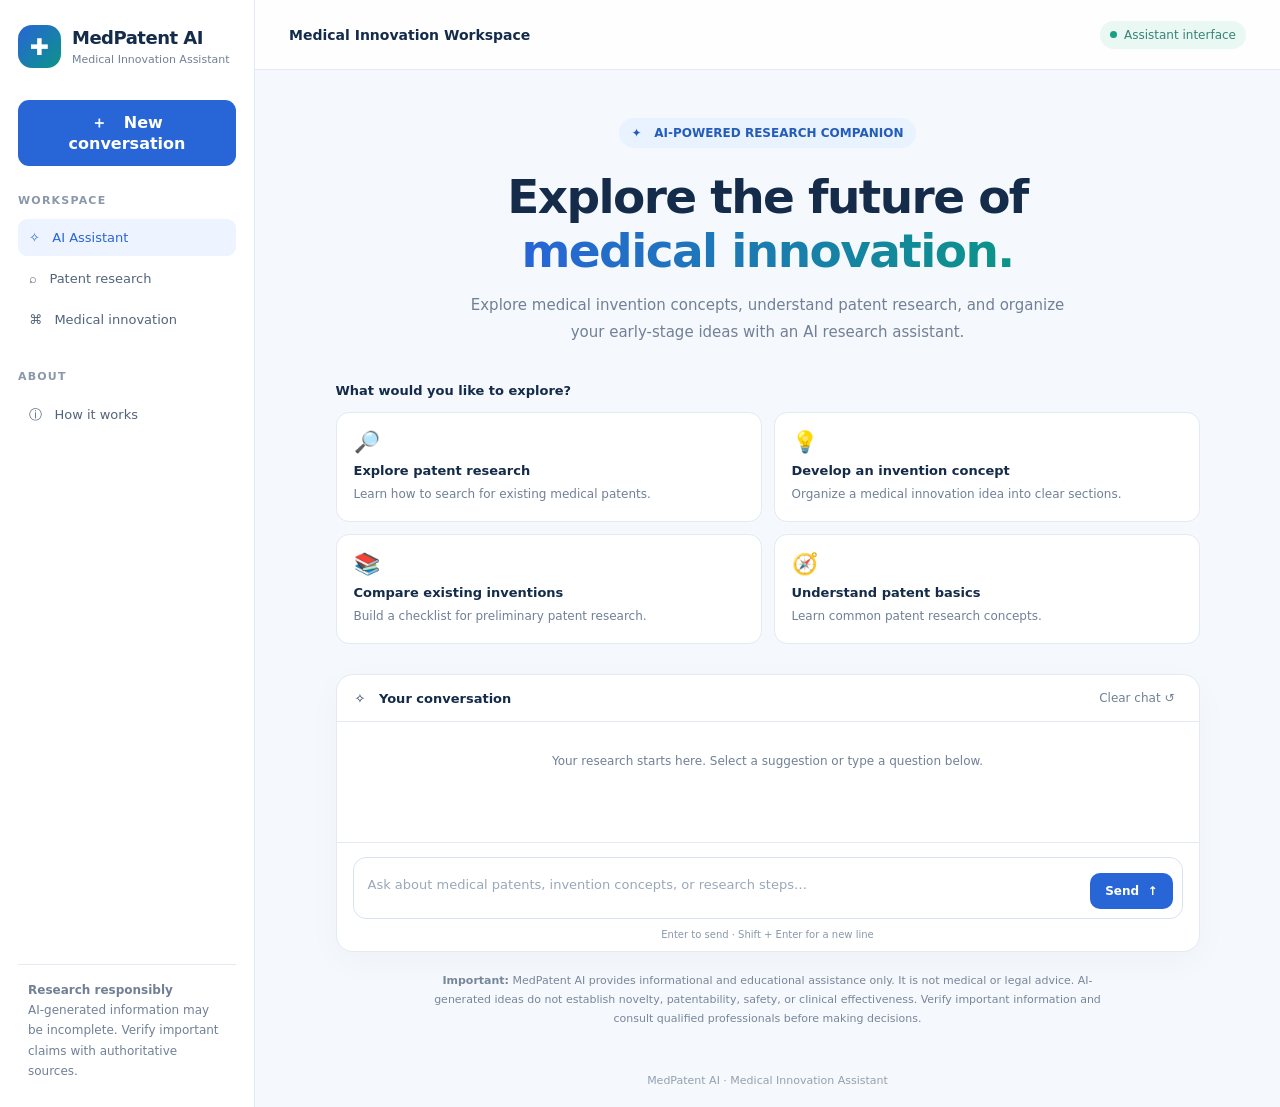
<file: index.html>
<!DOCTYPE html>
<html lang="en">
<head>
<meta charset="UTF-8">
<meta name="viewport" content="width=device-width, initial-scale=1.0">
<meta name="theme-color" content="#f7fafc">
<title>MedPatent AI — Medical Innovation Assistant</title>
<style>
:root {
  --navy: #142b4a;
  --blue: #2865d7;
  --teal: #0c9488;
  --bg: #f5f8fc;
  --muted: #718096;
  --border: #e3eaf2;
  --white: #ffffff;
}
* { box-sizing: border-box; }
body {
  margin: 0;
  font-family: Inter, ui-sans-serif, system-ui, -apple-system,
    BlinkMacSystemFont, "Segoe UI", sans-serif;
  background: var(--bg);
  color: var(--navy);
}
button, textarea { font: inherit; }
button { cursor: pointer; }
.app { display: flex; min-height: 100vh; }
.sidebar {
  width: 255px;
  background: #fff;
  border-right: 1px solid var(--border);
  padding: 25px 18px;
  display: flex;
  flex-direction: column;
  flex-shrink: 0;
}
.brand { display: flex; align-items: center; gap: 11px; }
.logo {
  display: grid;
  place-items: center;
  width: 43px;
  height: 43px;
  color: white;
  border-radius: 14px;
  font-size: 23px;
  background: linear-gradient(135deg, #2865d7, #0c9488);
}
.brand h2 { font-size: 18px; margin: 0; letter-spacing: -.5px; }
.brand small { color: var(--muted); font-size: 11px; }
.new-chat {
  margin-top: 32px;
  border: 0;
  padding: 13px;
  border-radius: 11px;
  color: white;
  background: var(--blue);
  font-weight: 650;
  transition: background 0.2s;
}
.new-chat:hover { background: #174fb9; }
.side-label {
  margin: 28px 0 12px;
  font-size: 11px;
  text-transform: uppercase;
  letter-spacing: 1.2px;
  color: #8a98aa;
  font-weight: 750;
}
.side-item {
  padding: 11px;
  border-radius: 9px;
  color: #52647a;
  font-size: 13px;
  margin-bottom: 4px;
}
.side-item.active { background: #edf4ff; color: var(--blue); }
.side-bottom {
  margin-top: auto;
  padding: 15px 10px 0;
  border-top: 1px solid var(--border);
  color: var(--muted);
  font-size: 12px;
  line-height: 1.7;
}
.main { flex: 1; min-width: 0; }
.topbar {
  height: 70px;
  padding: 0 34px;
  background: rgba(255,255,255,.9);
  border-bottom: 1px solid var(--border);
  display: flex;
  align-items: center;
  justify-content: space-between;
  gap: 12px;
}
.top-title { font-size: 14px; font-weight: 700; }
.status {
  display: flex;
  align-items: center;
  gap: 7px;
  font-size: 12px;
  color: #398276;
  background: #e9f8f3;
  padding: 7px 10px;
  border-radius: 20px;
}
.dot {
  height: 7px;
  width: 7px;
  border-radius: 50%;
  background: #16a085;
}
.content {
  width: min(920px, 100%);
  margin: 0 auto;
  padding: 48px 28px 25px;
}
.hero { text-align: center; }
.eyebrow {
  display: inline-flex;
  gap: 8px;
  align-items: center;
  background: #e9f2ff;
  color: #245cba;
  border-radius: 30px;
  padding: 8px 13px;
  font-size: 12px;
  font-weight: 700;
}
h1 {
  font-size: clamp(32px, 4vw, 47px);
  line-height: 1.15;
  letter-spacing: -1.6px;
  margin: 22px 0 14px;
}
.gradient {
  background: linear-gradient(90deg, #2865d7, #0c9488);
  background-clip: text;
  -webkit-background-clip: text;
  color: transparent;
}
.subtitle {
  color: var(--muted);
  max-width: 600px;
  margin: 0 auto;
  font-size: 15px;
  line-height: 1.8;
}
.section-title {
  font-size: 13px;
  font-weight: 750;
  margin: 37px 0 14px;
}
.prompts {
  display: grid;
  grid-template-columns: repeat(2, minmax(0,1fr));
  gap: 12px;
}
.prompt {
  border: 1px solid var(--border);
  background: white;
  border-radius: 13px;
  padding: 17px;
  text-align: left;
  color: var(--navy);
  transition: .2s;
}
.prompt:hover {
  border-color: #a8c5f7;
  transform: translateY(-2px);
  box-shadow: 0 8px 22px #203e6610;
}
.prompt-icon { font-size: 21px; }
.prompt strong { display: block; margin: 9px 0 5px; font-size: 13px; }
.prompt span:last-child { font-size: 12px; color: var(--muted); line-height: 1.6; }
.chat {
  margin-top: 30px;
  background: white;
  border: 1px solid var(--border);
  border-radius: 17px;
  overflow: hidden;
  box-shadow: 0 10px 35px #1b355508;
}
.chat-head {
  display: flex;
  justify-content: space-between;
  align-items: center;
  padding: 15px 18px;
  border-bottom: 1px solid var(--border);
}
.chat-head strong { font-size: 13px; }
.clear {
  border: 0;
  background: transparent;
  color: var(--muted);
  font-size: 12px;
}
.clear:hover { color: var(--navy); }
.messages {
  padding: 20px;
  display: flex;
  flex-direction: column;
  gap: 18px;
  min-height: 120px;
  max-height: 460px;
  overflow-y: auto;
}
.welcome-note {
  text-align: center;
  color: var(--muted);
  font-size: 12px;
  padding: 12px;
}
.message { display: flex; gap: 10px; align-items: flex-start; }
.avatar {
  width: 32px;
  height: 32px;
  display: grid;
  place-items: center;
  flex-shrink: 0;
  border-radius: 10px;
  background: #e8f1ff;
}
.message.user { flex-direction: row-reverse; }
.message.user .avatar { background: #dff5ef; }
.bubble {
  max-width: 85%;
  padding: 12px 15px;
  border-radius: 4px 13px 13px 13px;
  background: #f3f6fb;
  font-size: 13px;
  line-height: 1.75;
  overflow-wrap: anywhere;
  white-space: pre-wrap;
}
.message.user .bubble {
  background: #e9f2ff;
  border-radius: 13px 4px 13px 13px;
}
.bubble p { margin: 0 0 8px; }
.bubble p:last-child { margin-bottom: 0; }
.composer { padding: 14px 16px 8px; border-top: 1px solid var(--border); }
.input-wrap {
  display: flex;
  gap: 10px;
  align-items: flex-end;
  border: 1px solid #d8e2ef;
  padding: 9px;
  border-radius: 13px;
  background: white;
}
.input-wrap:focus-within {
  border-color: #8ab0f6;
  box-shadow: 0 0 0 3px #2865d711;
}
textarea {
  flex: 1;
  resize: none;
  border: 0;
  outline: none;
  min-height: 42px;
  max-height: 130px;
  padding: 10px 5px;
  color: var(--navy);
  background: transparent;
  font-size: 13px;
}
textarea::placeholder { color: #9aa8b9; }
.send {
  border: 0;
  color: white;
  background: var(--blue);
  border-radius: 10px;
  padding: 11px 15px;
  font-size: 12px;
  font-weight: 700;
  transition: background 0.2s;
}
.send:hover { background: #174fb9; }
.send:disabled { opacity: .6; cursor: wait; }
.input-help {
  text-align: center;
  font-size: 10px;
  color: #8a98aa;
  padding: 10px 0 3px;
}
.disclaimer {
  margin: 20px auto 0;
  max-width: 690px;
  color: #78869a;
  font-size: 11px;
  line-height: 1.7;
  text-align: center;
}
.footer {
  text-align: center;
  padding: 20px;
  font-size: 11px;
  color: #94a0af;
}
.mobile-brand { display: none; }
@media (max-width: 760px) {
  .sidebar { display: none; }
  .topbar { height: 60px; padding: 0 17px; }
  .content { padding: 34px 15px 18px; }
  h1 { letter-spacing: -1px; }
  .subtitle { font-size: 14px; }
  .prompts { grid-template-columns: 1fr; }
  .prompt { padding: 14px; }
  .section-title { margin-top: 28px; }
  .messages { padding: 15px; }
  .bubble { max-width: 90%; }
  .status { font-size: 10px; }
}
</style>
</head>
<body>
<div class="app">
  <aside class="sidebar">
    <div class="brand">
      <div class="logo">✚</div>
      <div>
        <h2>MedPatent AI</h2>
        <small>Medical Innovation Assistant</small>
      </div>
    </div>
    <button class="new-chat" id="newChat">＋ &nbsp; New conversation</button>
    <div class="side-label">Workspace</div>
    <div class="side-item active">✧ &nbsp; AI Assistant</div>
    <div class="side-item">⌕ &nbsp; Patent research</div>
    <div class="side-item">⌘ &nbsp; Medical innovation</div>
    <div class="side-label">About</div>
    <div class="side-item">ⓘ &nbsp; How it works</div>
    <div class="side-bottom">
      <strong>Research responsibly</strong><br>
      AI-generated information may be incomplete. Verify important claims with authoritative sources.
    </div>
  </aside>

  <main class="main">
    <header class="topbar">
      <div class="mobile-brand">✚ &nbsp; <strong>MedPatent AI</strong></div>
      <div class="top-title">Medical Innovation Workspace</div>
      <div class="status"><span class="dot"></span> Assistant interface</div>
    </header>

    <div class="content">
      <section class="hero" id="hero">
        <div class="eyebrow">✦ &nbsp; AI-POWERED RESEARCH COMPANION</div>
        <h1>Explore the future of<br><span class="gradient">medical innovation.</span></h1>
        <p class="subtitle">
          Explore medical invention concepts, understand patent research,
          and organize your early-stage ideas with an AI research assistant.
        </p>
      </section>

      <div class="section-title" id="promptTitle">What would you like to explore?</div>
      <section class="prompts" id="prompts">
        <button class="prompt" data-prompt="Explain the steps involved in researching an existing medical patent.">
          <span class="prompt-icon">🔎</span>
          <strong>Explore patent research</strong>
          <span>Learn how to search for existing medical patents.</span>
        </button>
        <button class="prompt" data-prompt="Help me structure a concept for a medical innovation, including its problem, intended users, and potential benefits.">
          <span class="prompt-icon">💡</span>
          <strong>Develop an invention concept</strong>
          <span>Organize a medical innovation idea into clear sections.</span>
        </button>
        <button class="prompt" data-prompt="What information should I collect before comparing my medical invention idea with existing patents?">
          <span class="prompt-icon">📚</span>
          <strong>Compare existing inventions</strong>
          <span>Build a checklist for preliminary patent research.</span>
        </button>
        <button class="prompt" data-prompt="Explain the difference between patent novelty, inventive step, and patentability in simple language.">
          <span class="prompt-icon">🧭</span>
          <strong>Understand patent basics</strong>
          <span>Learn common patent research concepts.</span>
        </button>
      </section>

      <section class="chat" aria-label="AI assistant chat">
        <div class="chat-head">
          <strong>✧ &nbsp; Your conversation</strong>
          <button class="clear" id="clearChat">Clear chat ↺</button>
        </div>
        <div class="messages" id="messages" aria-live="polite">
          <div class="welcome-note" id="welcome">
            Your research starts here. Select a suggestion or type a question below.
          </div>
        </div>
        <form class="composer" id="chatForm">
          <div class="input-wrap">
            <textarea id="question" rows="1" maxlength="3000"
              placeholder="Ask about medical patents, invention concepts, or research steps…"
              aria-label="Enter your medical patent question"></textarea>
            <button class="send" id="send" type="submit">Send&nbsp; ↑</button>
          </div>
          <div class="input-help">Enter to send · Shift + Enter for a new line</div>
        </form>
      </section>

      <p class="disclaimer">
        <strong>Important:</strong> MedPatent AI provides informational and educational
        assistance only. It is not medical or legal advice. AI-generated ideas do not
        establish novelty, patentability, safety, or clinical effectiveness. Verify
        important information and consult qualified professionals before making decisions.
      </p>
    </div>
    <footer class="footer">MedPatent AI · Medical Innovation Assistant</footer>
  </main>
</div>

<script>
// =========================================================================
// BACKEND CONFIGURATION:
// When deployed on GitHub Pages, replace the URL below with your Render URL:
// Example: const RENDER_BACKEND_URL = "https://medpatent-ai.onrender.com";
// =========================================================================
const RENDER_BACKEND_URL = "https://medpatent-ai.onrender.com";

const isLocal = window.location.hostname === "localhost" || 
                window.location.hostname === "127.0.0.1";
const BACKEND_URL = isLocal ? "" : RENDER_BACKEND_URL.replace(/\/+$/, "");

const messages = document.getElementById("messages");
const question = document.getElementById("question");
const form = document.getElementById("chatForm");
const send = document.getElementById("send");
const prompts = document.getElementById("prompts");
const hero = document.getElementById("hero");
const promptTitle = document.getElementById("promptTitle");

function scrollChat() {
  messages.scrollTop = messages.scrollHeight;
}

function addMessage(text, role) {
  const welcome = document.getElementById("welcome");
  if (welcome) welcome.remove();

  const row = document.createElement("div");
  row.className = "message " + role;

  const avatar = document.createElement("div");
  avatar.className = "avatar";
  avatar.textContent = role === "user" ? "👤" : "✚";

  const bubble = document.createElement("div");
  bubble.className = "bubble";
  bubble.textContent = text;

  row.append(avatar, bubble);
  messages.appendChild(row);
  scrollChat();
  return row;
}

async function ask(text) {
  const value = text.trim();
  if (!value || send.disabled) return;

  addMessage(value, "user");
  question.value = "";
  question.style.height = "auto";
  hero.style.display = "none";
  prompts.style.display = "none";
  promptTitle.style.display = "none";

  send.disabled = true;
  send.textContent = "Thinking…";

  const typing = addMessage(
    "Generating your response... (Note: Free tier backends on Render may take ~30-50s to wake up on first request)",
    "assistant"
  );

  try {
    if (!isLocal && BACKEND_URL.includes("YOUR-RENDER-APP-NAME")) {
      throw new Error("Please configure your Render backend URL in index.html (line 420).");
    }

    const endpoint = BACKEND_URL ? `${BACKEND_URL}/chat` : "/chat";
    const response = await fetch(endpoint, {
      method: "POST",
      headers: {
        "Content-Type": "application/json"
      },
      body: JSON.stringify({ message: value })
    });

    const data = await response.json();

    if (!response.ok) {
      throw new Error(data.error || "Failed to get response from server.");
    }

    typing.querySelector(".bubble").textContent = data.answer || "No response received.";
  } catch (error) {
    typing.querySelector(".bubble").textContent = 
      error.message || "Unable to connect to the backend server. Please try again.";
  } finally {
    send.disabled = false;
    send.textContent = "Send ↑";
    question.focus();
    scrollChat();
  }
}

form.addEventListener("submit", event => {
  event.preventDefault();
  ask(question.value);
});

question.addEventListener("input", () => {
  question.style.height = "auto";
  question.style.height = Math.min(question.scrollHeight, 130) + "px";
});

question.addEventListener("keydown", event => {
  if (event.key === "Enter" && !event.shiftKey) {
    event.preventDefault();
    form.requestSubmit();
  }
});

document.querySelectorAll("[data-prompt]").forEach(button => {
  button.addEventListener("click", () => ask(button.dataset.prompt));
});

function resetChat() {
  messages.replaceChildren();
  const welcome = document.createElement("div");
  welcome.id = "welcome";
  welcome.className = "welcome-note";
  welcome.textContent = "Your research starts here. Select a suggestion or type a question below.";
  messages.appendChild(welcome);

  hero.style.display = "";
  prompts.style.display = "";
  promptTitle.style.display = "";
  question.value = "";
  send.disabled = false;
  send.textContent = "Send ↑";
}

document.getElementById("clearChat").addEventListener("click", resetChat);
document.getElementById("newChat").addEventListener("click", () => {
  resetChat();
  question.focus();
});
</script>
</body>
</html>
</file>
